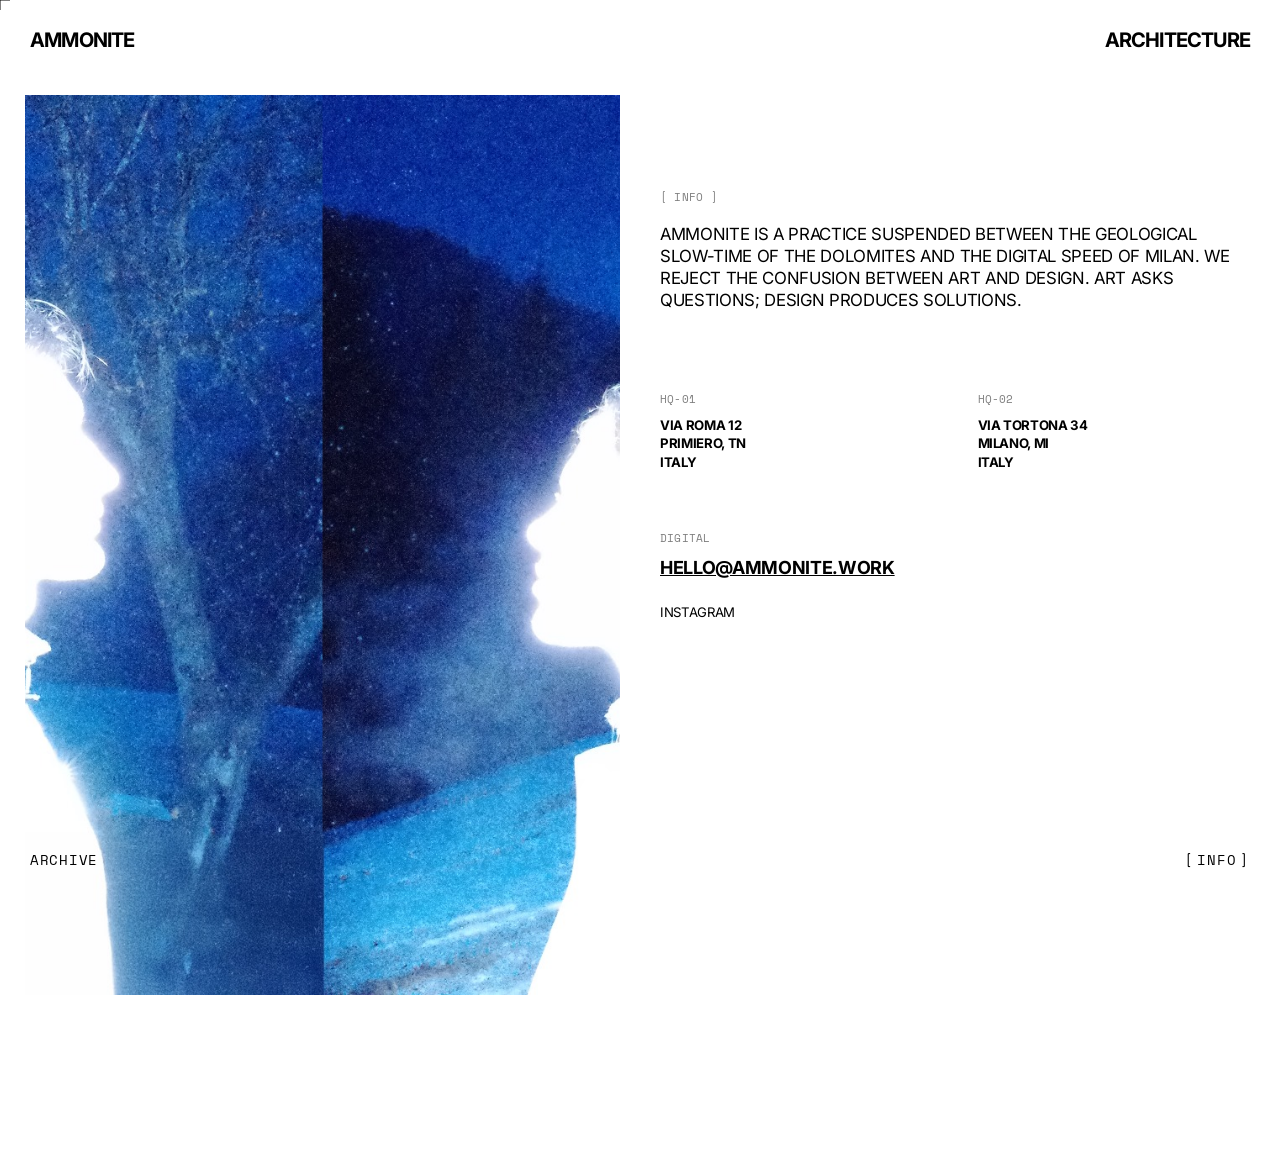
<file: about.html>
<!DOCTYPE html>
<html lang="en">

<head>
    <meta charset="UTF-8">
    <meta name="viewport" content="width=device-width, initial-scale=1.0">
    <title>AMMONITE | ABOUT</title>

    <link rel="preconnect" href="https://fonts.googleapis.com">
    <link rel="preconnect" href="https://fonts.gstatic.com" crossorigin>
    <link
        href="https://fonts.googleapis.com/css2?family=Inter:wght@400;700&family=Space+Mono:ital,wght@0,400;0,700;1,400&display=swap"
        rel="stylesheet">

    <link rel="stylesheet" href="style.css">
</head>

<body class="scrollable">

    <!-- CUSTOM CURSOR -->
    <div id="cursor">
        <div class="cursor-tool"></div>
    </div>

    <!-- 4-CORNER NAVIGATION -->
    <a href="index.html" class="nav-corner nav-tl logo inter hover-trig" id="logo-text">AMMONITE</a>
    <a class="nav-corner nav-tr logo inter" id="mode-text">ARCHITECTURE</a>
    <a href="archive.html" class="nav-corner nav-bl hover-trig">ARCHIVE</a>
    <a href="about.html" class="nav-corner nav-br hover-trig text-active">INFO</a>

    <!-- MAIN CONTENT -->
    <main>

        <div class="split-grid">

            <!-- LEFT: STICKY IMAGE -->
            <div>
                <!-- We will load an image here dynamically from info/data.txt, or use a default placeholder -->
                <img id="about-img" src="" class="split-img" alt="Ammonite Studio">
            </div>

            <!-- RIGHT: TEXT -->
            <div class="split-text inter">
                <div class="mono" style="opacity: 0.5; margin-bottom: 20px;">[ INFO ]</div>
                <div id="about-text">
                    LOADING INFO...
                </div>

                <div
                    style="margin-top: 80px; display: grid; grid-template-columns: 1fr 1fr; gap: 40px; text-transform: uppercase;">
                    <!-- HQ 1 -->
                    <div>
                        <div id="c-hq1-title" class="mono" style="opacity:0.5; margin-bottom:10px;">---</div>
                        <div id="c-hq1-body" class="bold" style="font-size: 1.1rem; line-height: 1.4;">---</div>
                    </div>
                    <!-- HQ 2 -->
                    <div>
                        <div id="c-hq2-title" class="mono" style="opacity:0.5; margin-bottom:10px;">---</div>
                        <div id="c-hq2-body" class="bold" style="font-size: 1.1rem; line-height: 1.4;">---</div>
                    </div>
                    <!-- DIGITAL -->
                    <div style="grid-column: span 2; margin-top: 20px;">
                        <div class="mono" style="opacity:0.5; margin-bottom:10px;">DIGITAL</div>
                        <a id="c-email" href="#" class="bold hover-trig"
                            style="font-size: 1.5rem; text-decoration: underline; color: var(--ink);">---</a>
                        <br><br>
                        <a id="c-insta" href="#" class="hover-trig" style="font-size: 1.1rem;">---</a>
                    </div>
                </div>

            </div>
        </div>

    </main>



    <!-- LOGIC -->
    <script src="about.js"></script>

</body>

</html>
</file>
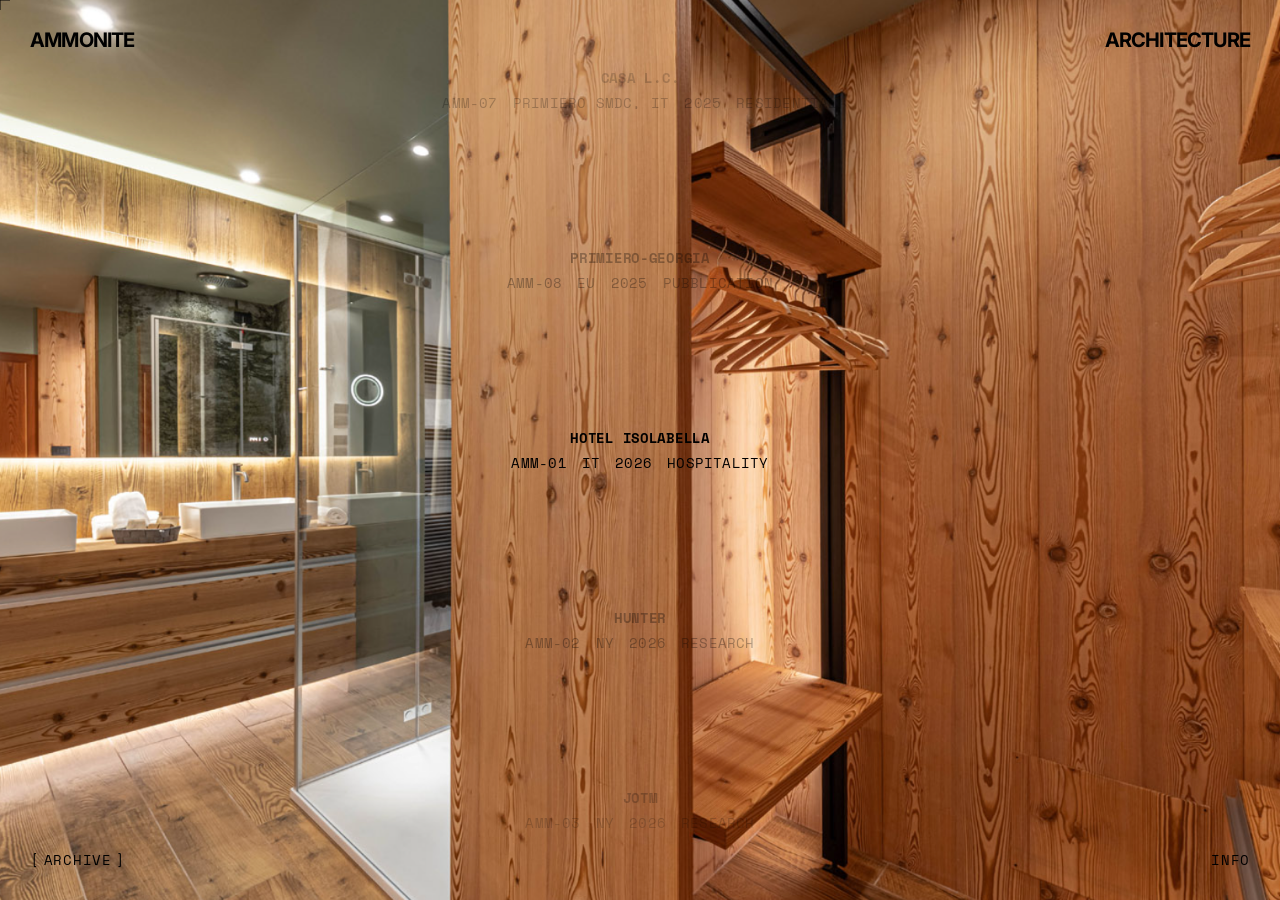
<file: archive.html>
<!DOCTYPE html>
<html lang="en">

<head>
    <meta charset="UTF-8">
    <meta name="viewport" content="width=device-width, initial-scale=1.0">
    <title>AMMONITE | ARCHIVE</title>

    <link rel="preconnect" href="https://fonts.googleapis.com">
    <link rel="preconnect" href="https://fonts.gstatic.com" crossorigin>
    <link
        href="https://fonts.googleapis.com/css2?family=Inter:wght@400;700&family=Space+Mono:ital,wght@0,400;0,700;1,400&display=swap"
        rel="stylesheet">

    <!-- SWIPER CSS -->
    <link rel="stylesheet" href="https://cdn.jsdelivr.net/npm/swiper@11/swiper-bundle.min.css" />

    <link rel="stylesheet" href="style.css">
</head>

<body class="scrollable"> <!-- Starting in default white mode (All Projects) -->

    <!-- CUSTOM CURSOR -->
    <div id="cursor">
        <div class="cursor-tool"></div>
    </div>

    <!-- 4-CORNER NAVIGATION -->
    <a href="index.html" class="nav-corner nav-tl logo inter hover-trig" id="logo-text">AMMONITE</a>
    <a href="#" class="nav-corner nav-tr logo inter hover-trig" id="mode-text" title="Switch Modes">ARCHITECTURE</a>
    <a href="archive.html" class="nav-corner nav-bl hover-trig text-active">ARCHIVE</a>
    <a href="about.html" class="nav-corner nav-br hover-trig">INFO</a>

    <!-- MAIN CONTENT -->
    <main>

        <div class="project-list">

            <!-- MODE SWITCHER -->
            <div id="mode-switcher">
                <button id="btn-arch" class="mode-btn" data-category="arch">[ ARCH ]</button>
                <button id="btn-design" class="mode-btn" data-category="design">[ DESIGN ]</button>
            </div>
            <!-- Header Row -->
            <div class="row header-row mono">
                <div class="col-id">ID</div>
                <div class="col-name">TITLE</div>
                <div class="col-meta">LOCATION</div>
                <div class="col-meta">YEAR</div>
                <div class="col-meta">TYPE</div>
            </div>

            <div id="mobile-swiper-container">
                <div id="projects-container"></div>
            </div>

        </div>

    </main>

    <!-- PREVIEW IMAGE (Unified for Desktop Split & Mobile Sticky) -->
    <div id="shared-preview"></div>



    <!-- LOGIC -->
    <!-- SWIPER JS -->
    <script src="https://cdn.jsdelivr.net/npm/swiper@11/swiper-bundle.min.js"></script>
    <script src="projects.js?v=2"></script>
    <script src="archive.js?v=2"></script>
</body>

</html>
</file>
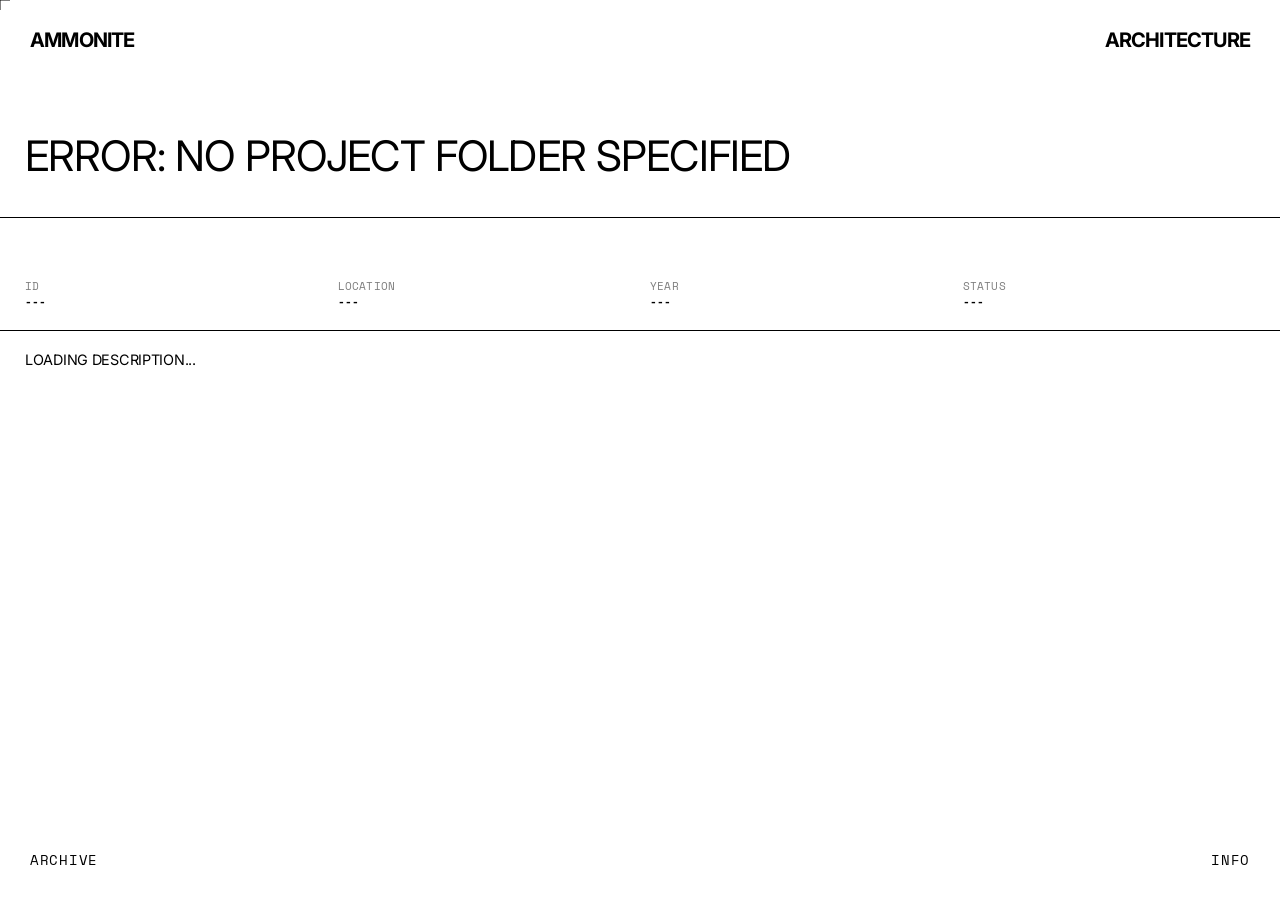
<file: project.html>
<!DOCTYPE html>
<html lang="en">

<head>
    <meta charset="UTF-8">
    <meta name="viewport" content="width=device-width, initial-scale=1.0">
    <title>AMMONITE | PROJECT</title>

    <link rel="preconnect" href="https://fonts.googleapis.com">
    <link rel="preconnect" href="https://fonts.gstatic.com" crossorigin>
    <link
        href="https://fonts.googleapis.com/css2?family=Inter:wght@400;700&family=Space+Mono:ital,wght@0,400;0,700;1,400&display=swap"
        rel="stylesheet">

    <link rel="stylesheet" href="style.css">
</head>

<body class="scrollable project-page">

    <!-- CUSTOM CURSOR -->
    <div id="cursor">
        <div class="cursor-tool"></div>
    </div>

    <!-- 4-CORNER NAVIGATION -->
    <a href="index.html" class="nav-corner nav-tl logo inter hover-trig" id="logo-text">AMMONITE</a>
    <a class="nav-corner nav-tr logo inter" id="mode-text">ARCHITECTURE</a>
    <a href="archive.html" class="nav-corner nav-bl hover-trig">ARCHIVE</a>
    <a href="about.html" class="nav-corner nav-br hover-trig">INFO</a>

    <!-- MAIN CONTENT (Dynamically populated) -->
    <main id="project-main-content">

        <!-- DEFAULT PROJECT TEMPLATE -->
        <div id="default-template">
            <!-- PROJECT HERO -->
            <section class="manifesto-section project-detail-hero">
                <h1 id="p-name" class="inter"
                    style="font-size: 3.5rem; margin: 0; line-height: 1; text-transform: uppercase;">LOADING...</h1>
            </section>

            <!-- METADATA -->
            <section class="project-meta-grid">
                <div>
                    <div class="mono" style="opacity: 0.5;">ID</div>
                    <div id="p-id" class="mono bold">---</div>
                </div>
                <div>
                    <div class="mono" style="opacity: 0.5;">LOCATION</div>
                    <div id="p-loc" class="mono bold">---</div>
                </div>
                <div>
                    <div class="mono" style="opacity: 0.5;">YEAR</div>
                    <div id="p-year" class="mono bold">---</div>
                </div>
                <div>
                    <div class="mono" style="opacity: 0.5;">STATUS</div>
                    <div id="p-status" class="mono bold">---</div>
                </div>
            </section>

            <!-- CONTENT / IMAGES & TEXT -->
            <section class="project-detail-content">
                <div id="p-desc" class="project-description inter">
                    LOADING DESCRIPTION...
                </div>
                <div id="p-gallery"></div>
            </section>
        </div>

    </main>



    <!-- LOGIC -->

    <script src="project.js"></script>

</body>

</html>
</file>
<file: style.css>
/* ========================================================================= */
/* AMMONITE STUDIO | SHARED DESIGN SYSTEM                                    */
/* ========================================================================= */

/* --- SYSTEM VARIABLES --- */
:root {
    /* DEFAULT (LANDING / WHITE MODE) */
    --bg: #FFFFFF;
    --ink: #000000;
    --ink-rgb: 0, 0, 0;
    --line: rgba(var(--ink-rgb), 0.2);

    --font-main: 'Inter', sans-serif;
    --font-code: 'Space Mono', monospace;

    --border: 1px solid var(--ink);
    --pad-x: 25px;
    --pad: 30px;

    /* Variables from immersive landing / updated for uniform nav */
    --logo-size: 20px;
    /* Adjusted up from 18px */
    --nav-fs: 14px;
    /* Adjusted down from 16px */
    --contact-fs: clamp(13px, 1.4vw, 16px);
}

/* ARCHITECTURE MODE (BLACK / DATA-SHEET) */
body.arch-mode {
    --bg: #000000;
    --ink: #FFFFFF;
    --ink-rgb: 255, 255, 255;
    --line: rgba(var(--ink-rgb), 0.2);
    --border: 1px solid #FFFFFF;
    /* The active color remains blue, as per requirements */
}

/* DESIGN MODE (RED / PHOTO) */
body.design-mode {
    --bg: #CC0000;
    --ink: #000000;
    --ink-rgb: 0, 0, 0;
    --line: rgba(var(--ink-rgb), 0.2);
    --border: 1px solid #000000;
}

/* --- GLOBAL RESET --- */
* {
    box-sizing: border-box;
    cursor: none;
    /* Custom cursor everywhere */
}

html,
body {
    margin: 0;
    padding: 0;
    width: 100%;
    min-height: 100vh;
    background-color: var(--bg);
    color: var(--ink);
    font-family: var(--font-code);
    font-size: 12px;
    overflow-x: hidden;
    -webkit-font-smoothing: antialiased;
    /* Smooth transition for background color shifts (used in archive page) */
    transition: background-color 0.8s ease, color 0.3s ease;
}

/* Use different body styles for the landing vs other pages */
body.immersive {
    overflow: hidden;
    /* For full screen three.js */
}

body.scrollable {
    padding-bottom: 60px;
    /* Space for footer */
}

a {
    text-decoration: none;
    color: inherit;
    transition: opacity 0.3s;
}

a:hover {
    opacity: 0.6;
}

button {
    border: none;
    background: none;
    padding: 0;
    font-family: inherit;
    color: inherit;
    text-transform: uppercase;
    outline: none;
}

::selection {
    background: var(--ink);
    color: var(--bg);
}

/* --- CUSTOM CURSOR (BLUEPRINT STYLE) --- */
#cursor {
    position: fixed;
    top: 0;
    left: 0;
    pointer-events: none;
    z-index: 9999;
    transform: translate(-50%, -50%);
    transition: transform 0.05s ease-out;
    mix-blend-mode: normal;
    /* No inversion, strictly blue (#0000FF) */

    display: flex;
    flex-direction: column;
    align-items: center;
    justify-content: center;
}

.cursor-tool {
    width: 20px;
    height: 20px;
    position: relative;
}

.cursor-tool::before,
.cursor-tool::after {
    content: '';
    position: absolute;
    background-color: var(--ink);
    /* Strict black/ink cursor */
}

/* Horizontal Line */
.cursor-tool::before {
    top: 50%;
    left: 0;
    width: 100%;
    height: 1px;
    transform: translateY(-50%);
}

/* Vertical Line */
.cursor-tool::after {
    left: 50%;
    top: 0;
    height: 100%;
    width: 1px;
    transform: translateX(-50%);
}

/* Hover Interaction: Spin */
body:hover #cursor.hovered .cursor-tool {
    transform: rotate(45deg);
    transition: transform 0.2s cubic-bezier(0.175, 0.885, 0.32, 1.275);
}

/* --- TYPOGRAPHY --- */
.inter {
    font-family: var(--font-main);
    font-weight: 400;
    text-transform: uppercase;
    letter-spacing: -0.02em;
}

.mono {
    font-family: var(--font-code);
    font-size: 11px;
    text-transform: uppercase;
    letter-spacing: 0.02em;
}

.bold {
    font-weight: 700;
}

/* Active states now just rely on ink/bolding rather than blue */
.text-active {
    color: var(--ink) !important;
}

/* --- 4-CORNER NAVIGATION --- */
.nav-corner {
    position: fixed;
    z-index: 100;
    text-transform: uppercase;
    letter-spacing: 0.05em;
    font-family: var(--font-code);
    font-size: var(--nav-fs);
    line-height: 20px;
    /* Match logo size to center text inside line-box */
    font-weight: 400;
    pointer-events: auto;
    mix-blend-mode: normal;
}

.nav-corner:hover::before,
.nav-corner.text-active::before {
    content: '[';
    margin-right: 4px;
}

.nav-corner:hover::after,
.nav-corner.text-active::after {
    content: ']';
    margin-left: 4px;
}

.nav-corner.logo {
    font-family: var(--font-main);
    font-weight: 700;
    font-size: var(--logo-size);
    line-height: 20px;
    /* Match standard line box */
    letter-spacing: -0.04em;
    color: var(--ink);
    margin: 0;
    mix-blend-mode: multiply;
}

.nav-corner.logo:hover::before,
.nav-corner.logo:hover::after,
.nav-corner.logo.text-active::before,
.nav-corner.logo.text-active::after {
    content: none;
}

body.arch-mode .nav-corner.logo,
body.design-mode .nav-corner.logo {
    mix-blend-mode: normal;
}

/* Corner Positions */
.nav-tl {
    top: var(--pad);
    left: var(--pad);
}

.nav-tr {
    top: var(--pad);
    right: var(--pad);
}

.nav-bl {
    bottom: var(--pad);
    left: var(--pad);
}

.nav-br {
    bottom: var(--pad);
    right: var(--pad);
}



/* ========================================================================= */
/* PAGE SPECIFIC STYLES                                                      */
/* ========================================================================= */

/* --- 1. LANDING PAGE (.immersive) --- */
#viewport {
    position: fixed;
    top: 0;
    left: 0;
    width: 100vw;
    height: 100vh;
    z-index: 1;
    background-color: var(--bg);
}

.contact-container {
    position: fixed;
    top: 50%;
    left: 50%;
    transform: translate(-50%, -50%);
    z-index: 10;
    display: flex;
    flex-direction: column;
    align-items: center;
    text-align: center;
    width: 100%;
    max-width: 900px;
    pointer-events: none;
}

.contact-block {
    display: flex;
    flex-direction: column;
    gap: 20px;
    width: 100%;
    pointer-events: auto;
}

.contact-entry {
    font-size: var(--contact-fs);
    font-weight: 400;
    text-transform: uppercase;
    line-height: 1.1;
    letter-spacing: 0.05em;
}

.email-link {
    color: var(--ink);
    font-weight: 700;
    text-decoration: underline;
}

.location-row {
    display: flex;
    justify-content: center;
    gap: 40px;
    margin-top: 15px;
    opacity: 0.7;
}

/* --- 2. MULTI-PAGE LAYOUTS (.scrollable) --- */
main {
    margin-top: calc(var(--logo-size) + var(--pad) * 2.5);
    position: relative;
    z-index: 10;
}

.manifesto-section {
    padding: 40px var(--pad-x);
    border-bottom: var(--border);
    width: 100%;
}

.manifesto-text {
    font-size: 1.4rem;
    line-height: 1.1;
    margin: 0;
    font-weight: 400;
}

/* --- 3. ARCHIVE PAGE --- */
#mode-switcher {
    display: none !important;
}

.project-list {
    width: 100%;
    padding-top: 0;
}

#mobile-swiper-container {
    height: 100vh;
    width: 100%;
    position: fixed;
    top: 0;
    left: 0;
    z-index: 5;
    mask-image: linear-gradient(to bottom, transparent 0%, black 15%, black 85%, transparent 100%);
    -webkit-mask-image: linear-gradient(to bottom, transparent 0%, black 15%, black 85%, transparent 100%);
}

/* Swiper Content Rows */
.project-row-container {
    border-bottom: none;
    cursor: none;
    transition: opacity 0.3s ease;
}

.row {
    display: flex;
    flex-direction: column;
    justify-content: center;
    align-items: center;
    text-align: center;
    width: 100%;
    height: 20vh;
    gap: 4px;
    padding: var(--pad);
    position: relative;
    z-index: 10;
    transition: background 0.1s;
}

.header-row {
    display: none !important;
}

.project-row-container:hover .row {
    opacity: 1;
}

/* Info Row Layout */
.info-row {
    display: flex;
    gap: 15px;
    justify-content: center;
    align-items: center;
}

.hide-mobile {
    display: inline-block;
}

/* Columns */
.col-id,
.col-meta {
    font-family: var(--font-code) !important;
    font-weight: 400 !important;
    font-size: 14px;
    text-transform: uppercase;
    display: inline-block;
    margin: 0;
}

.col-name {
    font-family: var(--font-code) !important;
    font-weight: 700 !important;
    font-size: 14px;
    text-transform: uppercase;
    display: block;
    margin: 0;
}

/* Filter display logic */
.category-arch,
.category-design,
.category-photo {
    display: block;
}

body.arch-mode .category-design,
body.arch-mode .category-photo {
    display: none;
}

body.design-mode .category-arch {
    display: none;
}

/* Swiper active states */
.swiper-slide {
    height: auto !important;
    opacity: 0.3;
    transition: opacity 0.3s ease;
}

.swiper-slide-active {
    opacity: 1;
}

/* Shared Preview Container */
#shared-preview {
    opacity: 1; /* Always visible */
    position: fixed;
    top: 0;
    left: 0;
    width: 100vw;
    height: 100vh;
    z-index: 0;
    background-color: var(--bg);
    background-size: cover;
    background-position: center;
    border: none;
    transition: background-image 0.4s ease-out;
    pointer-events: none;
}

/* Opaline Glass Effect */
#shared-preview::after {
    content: '';
    position: absolute;
    top: 0;
    left: 0;
    width: 100%;
    height: 100%;
    backdrop-filter: none;
    -webkit-backdrop-filter: none;
    background: transparent;
    transition: background 0.4s ease, backdrop-filter 0.4s ease, -webkit-backdrop-filter 0.4s ease;
}

body.arch-mode #shared-preview::after {
    backdrop-filter: blur(8px) saturate(110%);
    -webkit-backdrop-filter: blur(8px) saturate(110%);
    background: rgba(0, 0, 0, 0.2);
}

body.design-mode #shared-preview::after {
    backdrop-filter: blur(8px) saturate(110%);
    -webkit-backdrop-filter: blur(8px) saturate(110%);
    background: rgba(204, 0, 0, 0.2);
}

body.arch-mode #shared-preview {
    filter: grayscale(100%);
}

body.design-mode #shared-preview {
    filter: grayscale(100%);
    mix-blend-mode: multiply;
}

/* --- 4. ABOUT PAGE --- */
.split-grid {
    display: grid;
    grid-template-columns: 1fr 1fr;
    gap: 40px;
    padding: 0 var(--pad-x);
    margin-bottom: 100px;
}

.split-img {
    width: 100%;
    height: 100vh;
    object-fit: cover;
    position: sticky;
    top: 0;
}

.split-text {
    padding-top: calc(var(--logo-size) + var(--pad) * 2.5);
    font-size: 1.4rem;
    line-height: 1.3;
}

/* --- 5. PROJECT DETAIL PAGE --- */
.project-detail-hero {
    display: flex;
    flex-direction: column;
    gap: 15px;
    margin-bottom: 40px;
}

.project-meta-grid {
    display: grid;
    grid-template-columns: repeat(4, 1fr);
    gap: 20px;
    padding: 20px var(--pad-x);
    border-bottom: var(--border);
}

.project-detail-content {
    padding: 20px var(--pad-x);
}

.project-detail-content img {
    max-width: 100%;
    display: block;
    margin-bottom: 20px;
}

.project-description {
    font-size: 1.2rem;
    line-height: 1.3;
    max-width: 800px;
    margin-bottom: 40px;
}

/* --- MOBILE RESPONSIVE GLOBALS --- */
@media (max-width: 768px) {
    .location-row {
        flex-direction: column;
        gap: 15px;
    }

    .contact-container {
        width: 90%;
    }

    /* Nav corners */
    .nav-tl,
    .nav-tr,
    .nav-bl,
    .nav-br {
        font-size: var(--nav-fs);
        padding: 10px;
    }

    .logo.nav-tl {
        font-size: var(--logo-size);
        min-width: auto;
        padding: 10px;
    }

    /* About */
    .split-grid {
        grid-template-columns: 1fr;
    }

    .split-img {
        height: 50vh;
        position: relative;
    }

    .split-text {
        padding-top: 20px;
        font-size: 1.2rem;
    }

    /* Archive overrides for mobile */
    #cursor {
        display: none !important;
    }

    #mode-switcher {
        display: none !important;
    }

    main {
        margin-top: 0;
    }

    .hide-mobile {
        display: none !important;
    }

    /* Restore default cursor on mobile */
    * {
        cursor: auto;
    }
}
</file>
